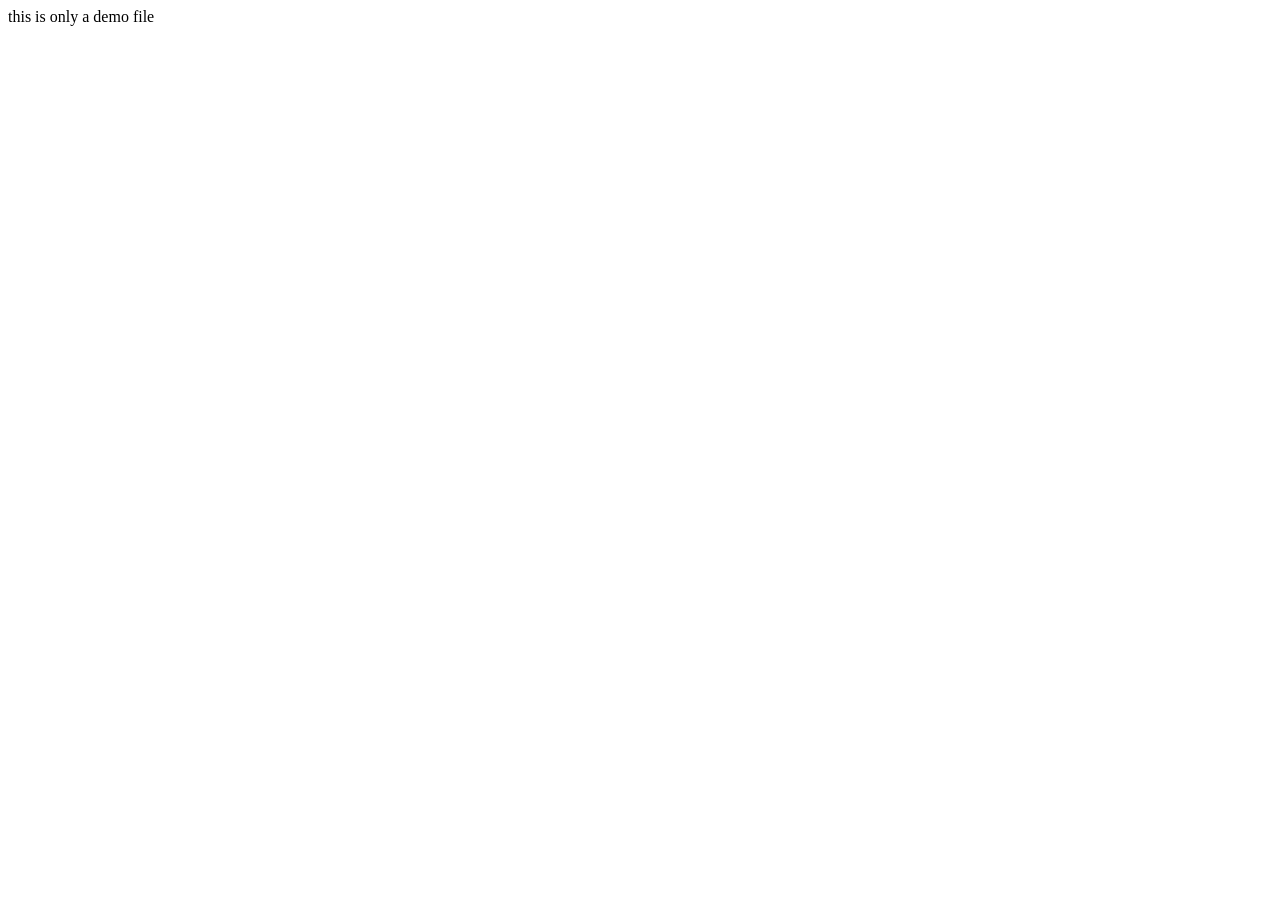
<file: index.html>
<!DOCTYPE html>
<html lang="en">
<head>
  <meta charset="UTF-8">
  <meta name="viewport" content="width=device-width, initial-scale=1.0">
  <title>Document</title>
</head>
<body>
  this is only a demo file 
</body>
</html>
</file>
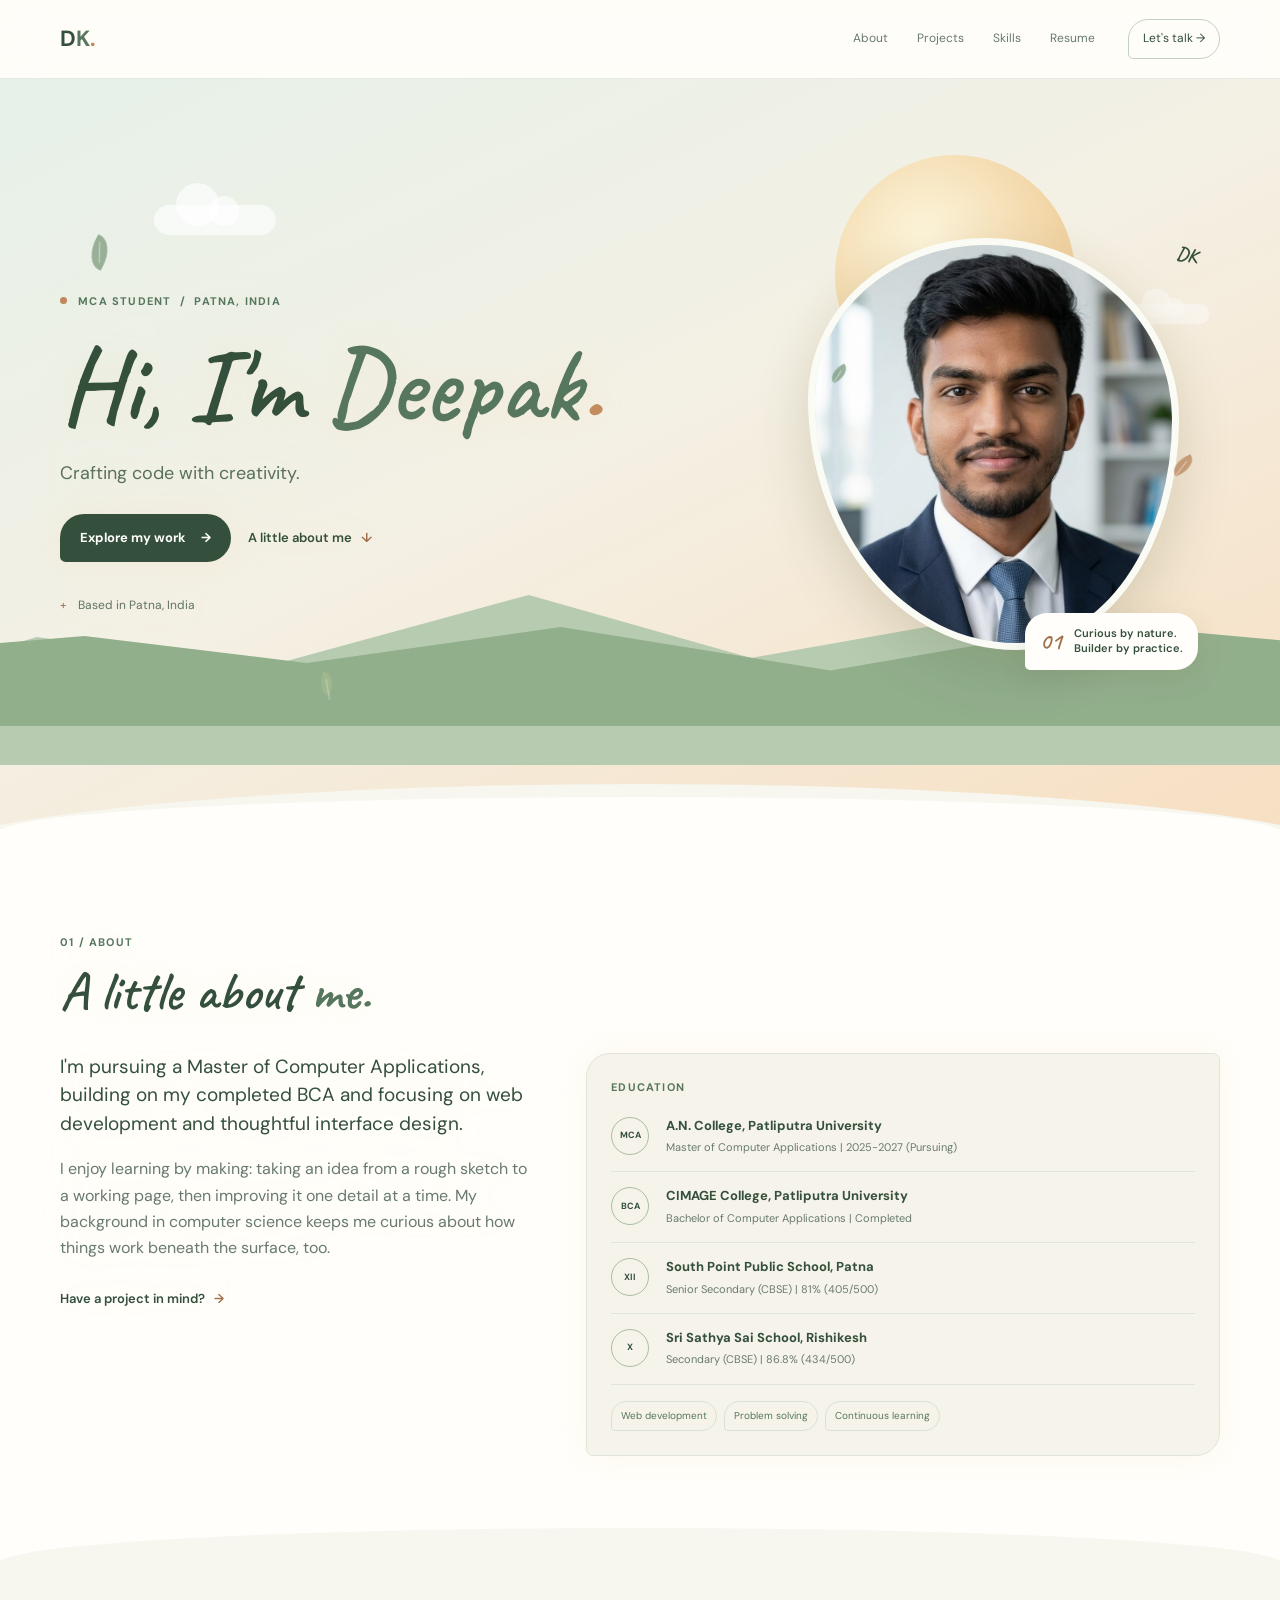
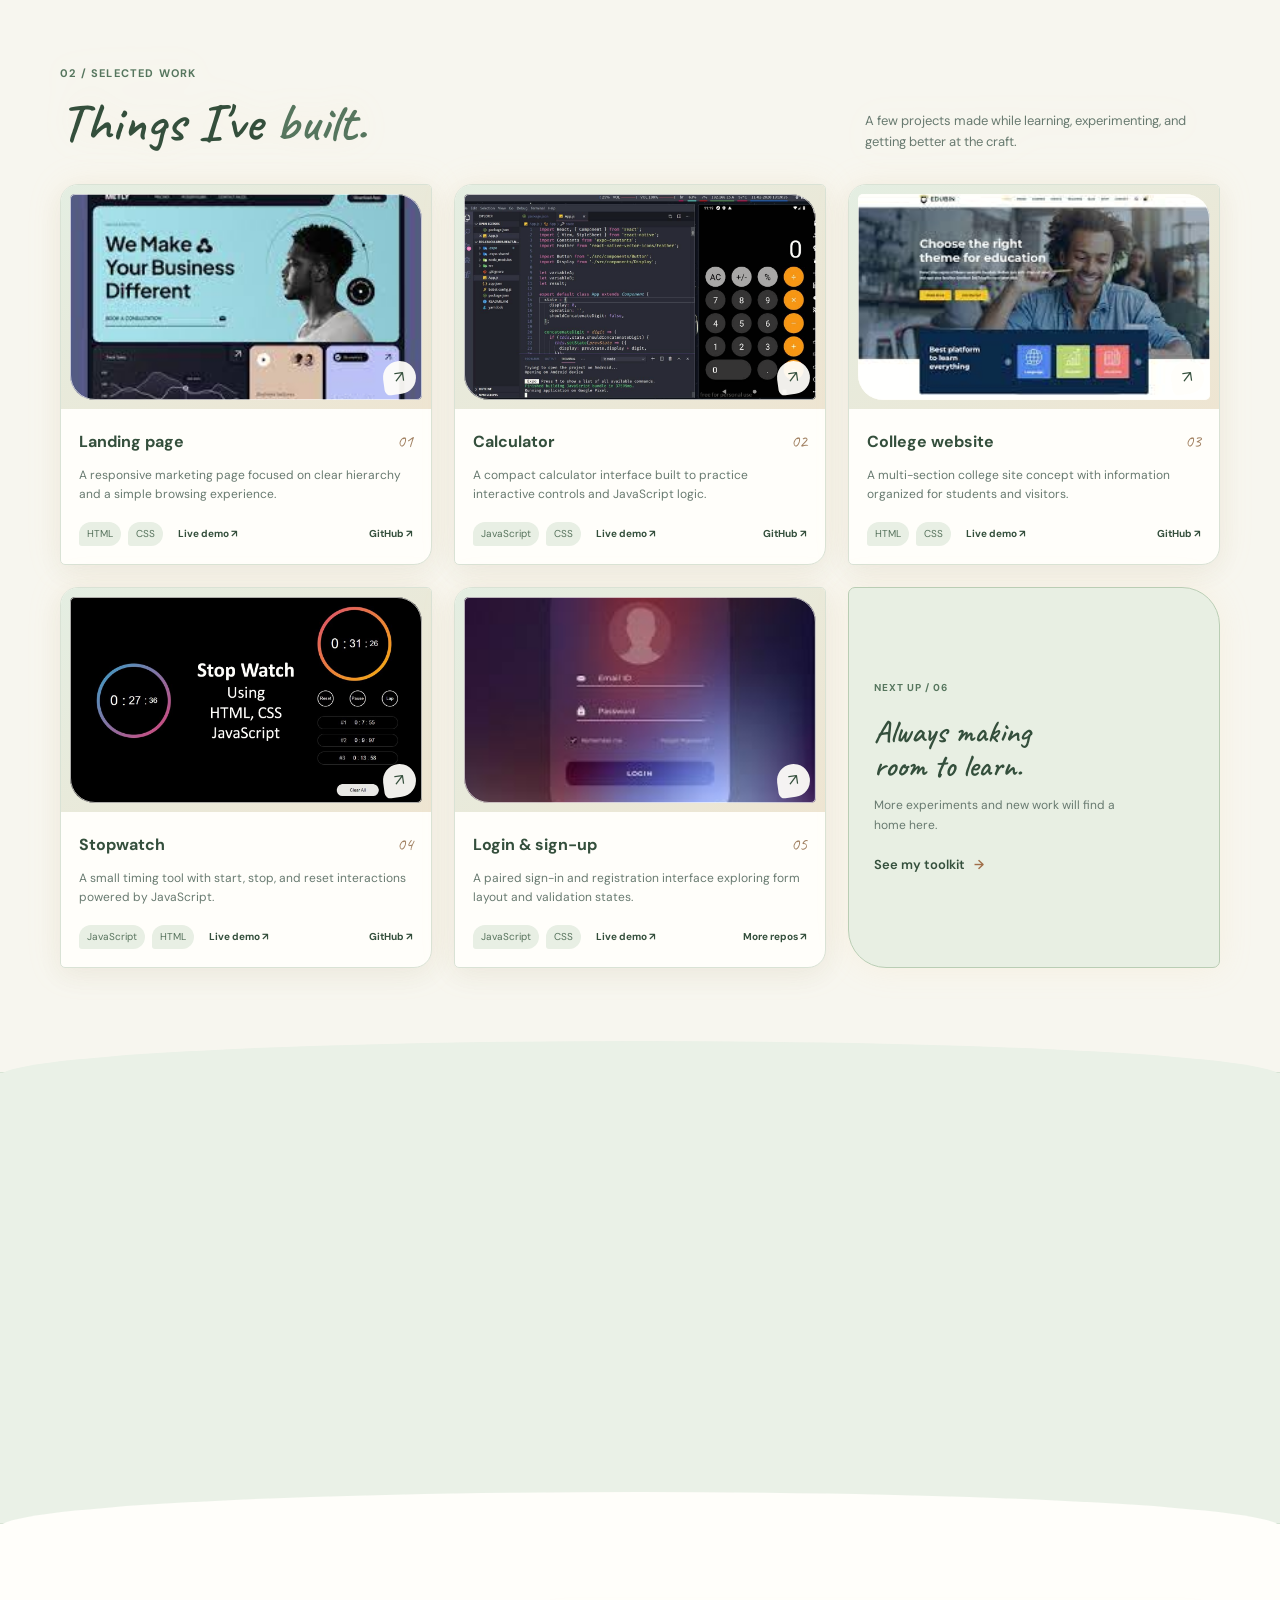
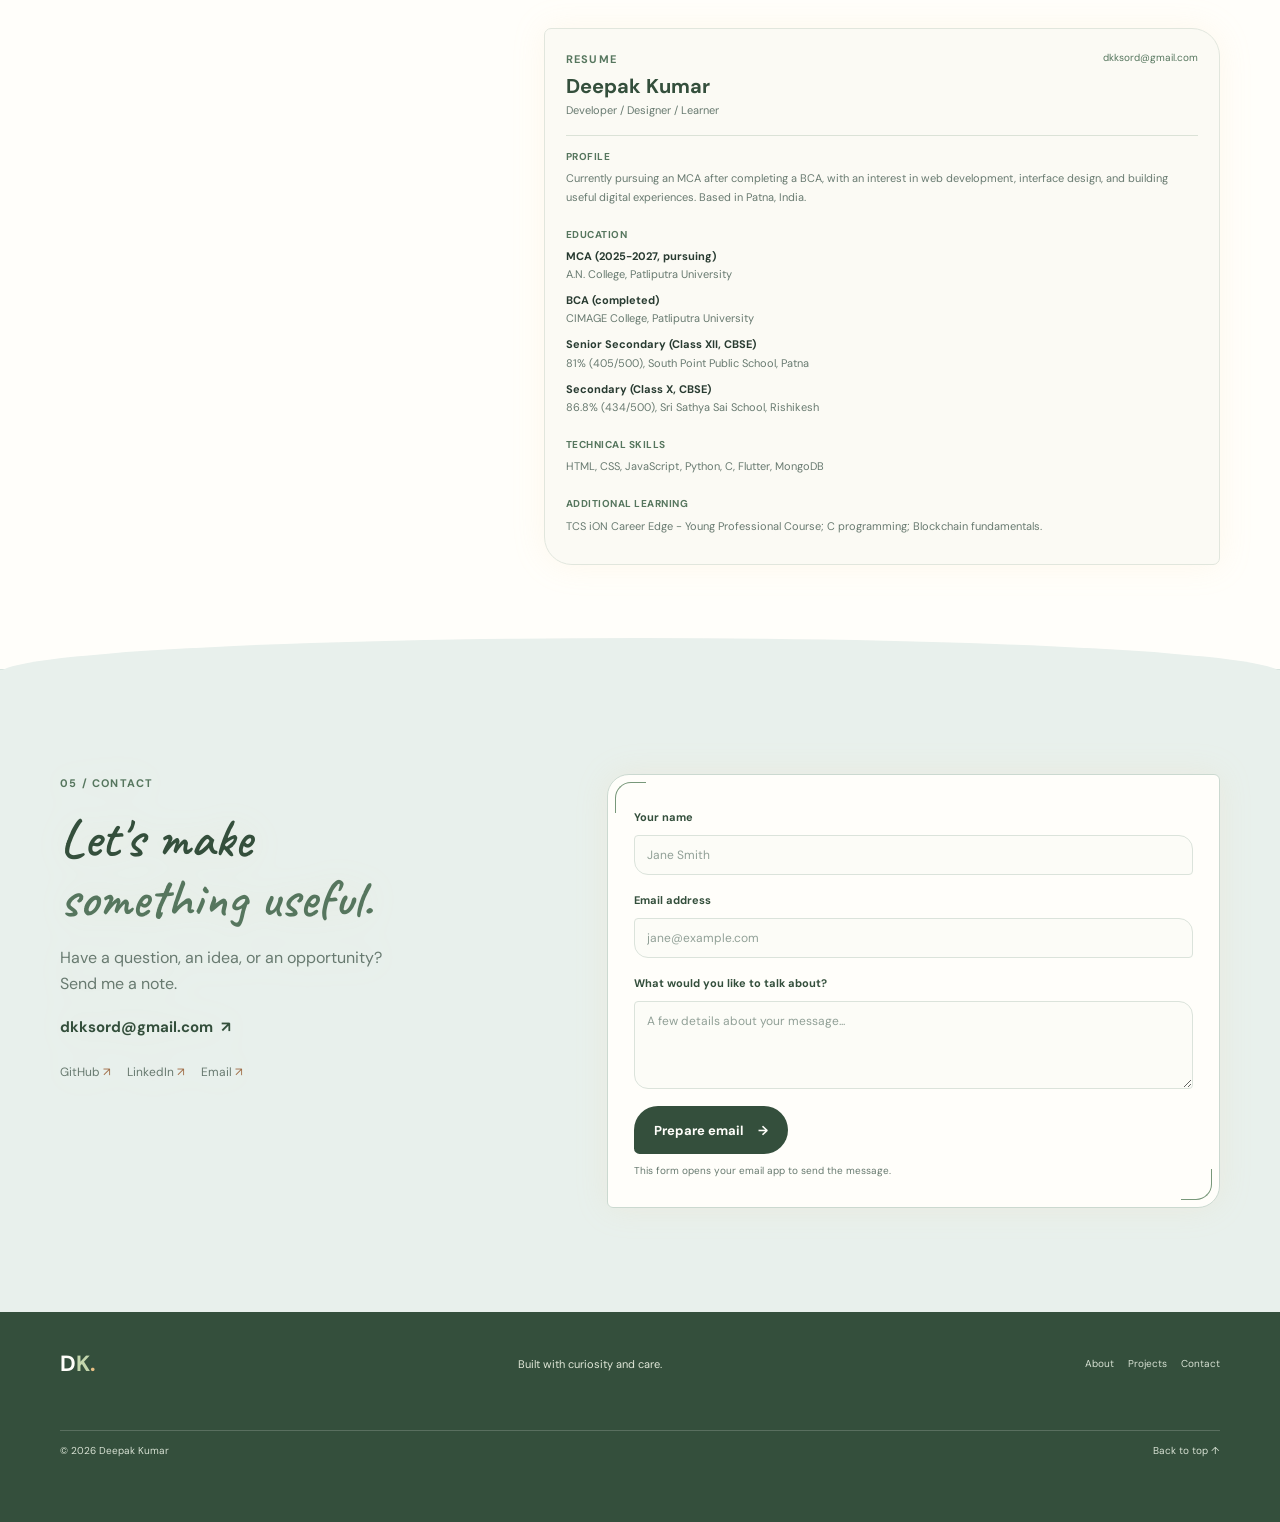
<file: portfolio.html>
<!doctype html>
<html lang="en">
  <head>
    <meta charset="UTF-8" />
    <meta name="viewport" content="width=device-width, initial-scale=1.0" />
    <meta name="theme-color" content="#edf2e9" />
    <meta
      name="description"
      content="Deepak Kumar is a computer applications student crafting thoughtful web experiences. Explore his projects, skills, and background."
    />
    <meta property="og:type" content="website" />
    <meta property="og:title" content="Deepak Kumar | Creative Developer" />
    <meta
      property="og:description"
      content="Crafting code with creativity. A portfolio of projects, skills, and the work behind them."
    />
    <title>Deepak Kumar | Crafting Code with Creativity</title>
    <link rel="preconnect" href="https://fonts.googleapis.com" />
    <link rel="preconnect" href="https://fonts.gstatic.com" crossorigin />
    <link
      href="https://fonts.googleapis.com/css2?family=Caveat:wght@500;600;700&family=DM+Sans:wght@400;500;600;700&display=swap"
      rel="stylesheet"
    />
    <link rel="stylesheet" href="nature.css" />
    <script src="portfolio.js" defer></script>
  </head>
  <body>
    <a class="skip-link" href="#main-content">Skip to content</a>
    <header class="site-header">
      <div class="shell nav-wrap">
        <a class="wordmark" href="#top" aria-label="Deepak Kumar, home"
          >D<span>K</span><b>.</b></a
        >
        <button
          class="menu-toggle"
          type="button"
          aria-label="Open navigation"
          aria-expanded="false"
          aria-controls="site-nav"
          data-menu-toggle
        >
          <span></span><span></span>
        </button>
        <nav
          class="site-nav"
          id="site-nav"
          aria-label="Main navigation"
          data-site-nav
        >
          <a href="#about">About</a><a href="#projects">Projects</a
          ><a href="#skills">Skills</a><a href="#resume">Resume</a>
          <a class="nav-contact" href="#contact"
            >Let's talk <span aria-hidden="true">&rarr;</span></a
          >
        </nav>
      </div>
    </header>

    <main id="main-content">
      <section class="hero section-pad" id="top" aria-labelledby="hero-title">
        <div class="hero-scenery" aria-hidden="true" data-parallax-scene>
          <span class="sunrise-sun" data-parallax-speed="0.025"></span>
          <span class="sky-cloud cloud-one" data-parallax-speed="0.04"></span>
          <span class="sky-cloud cloud-two" data-parallax-speed="0.065"></span>
          <span class="distant-hill" data-parallax-speed="0.1"></span>
          <span class="near-hill" data-parallax-speed="0.16"></span>
        </div>
        <div class="ambient-leaves" aria-hidden="true" data-leaves>
          <span class="floating-leaf leaf-one"></span>
          <span class="floating-leaf leaf-two"></span>
          <span class="floating-leaf leaf-three"></span>
          <span class="floating-leaf leaf-four"></span>
        </div>
        <div class="shell hero-grid">
          <div class="hero-copy reveal">
            <p class="eyebrow">
              <span class="eyebrow-dot"></span> MCA student&nbsp; / &nbsp;Patna,
              India
            </p>
            <h1 id="hero-title">Hi, I'm <span>Deepak</span><b>.</b></h1>
            <p class="hero-lede">Crafting code with creativity.</p>
            <div class="hero-actions">
              <a class="button button-primary" href="#projects"
                >Explore my work <span aria-hidden="true">&rarr;</span></a
              ><a class="text-link" href="#about"
                >A little about me <span aria-hidden="true">&darr;</span></a
              >
            </div>
            <p class="hero-location">
              <span aria-hidden="true">+</span> Based in Patna, India
            </p>
          </div>
          <div class="hero-visual reveal" aria-label="Portrait of Deepak Kumar">
            <div class="portrait-frame">
              <img
                src="assets/images/profile/deepak-portrait.png"
                alt="Portrait of Deepak Kumar"
                fetchpriority="high"
              />
            </div>
            <div class="portrait-note">
              <span>01</span
              ><span>Curious by nature.<br />Builder by practice.</span>
            </div>
            <span class="visual-mark" aria-hidden="true">DK</span>
          </div>
        </div>
      </section>

      <section
        class="section-pad about-section"
        id="about"
        aria-labelledby="about-title"
      >
        <div class="shell">
          <div class="section-heading reveal">
            <p class="eyebrow">01 / About</p>
            <h2 id="about-title">A little about <span>me.</span></h2>
          </div>
          <div class="about-grid">
            <div class="about-copy reveal">
              <p class="large-copy">
                I'm pursuing a Master of Computer Applications, building on my
                completed BCA and focusing on web development and thoughtful
                interface design.
              </p>
              <p>
                I enjoy learning by making: taking an idea from a rough sketch
                to a working page, then improving it one detail at a time. My
                background in computer science keeps me curious about how things
                work beneath the surface, too.
              </p>
              <a class="text-link" href="#contact"
                >Have a project in mind?
                <span aria-hidden="true">&rarr;</span></a
              >
            </div>
            <div class="education-panel reveal">
              <p class="eyebrow">Education</p>
              <article class="education-item">
                <span class="education-year">MCA</span>
                <div>
                  <h3>A.N. College, Patliputra University</h3>
                  <p>Master of Computer Applications | 2025-2027 (Pursuing)</p>
                </div>
              </article>
              <article class="education-item">
                <span class="education-year">BCA</span>
                <div>
                  <h3>CIMAGE College, Patliputra University</h3>
                  <p>Bachelor of Computer Applications | Completed</p>
                </div>
              </article>
              <article class="education-item">
                <span class="education-year">XII</span>
                <div>
                  <h3>South Point Public School, Patna</h3>
                  <p>Senior Secondary (CBSE) | 81% (405/500)</p>
                </div>
              </article>
              <article class="education-item">
                <span class="education-year">X</span>
                <div>
                  <h3>Sri Sathya Sai School, Rishikesh</h3>
                  <p>Secondary (CBSE) | 86.8% (434/500)</p>
                </div>
              </article>
              <div class="about-tags" aria-label="Areas of interest">
                <span>Web development</span><span>Problem solving</span
                ><span>Continuous learning</span>
              </div>
            </div>
          </div>
        </div>
      </section>

      <section
        class="section-pad projects-section"
        id="projects"
        aria-labelledby="projects-title"
      >
        <div class="shell">
          <div class="section-heading section-heading-row reveal">
            <div>
              <p class="eyebrow">02 / Selected work</p>
              <h2 id="projects-title">Things I've <span>built.</span></h2>
            </div>
            <p class="heading-note">
              A few projects made while learning, experimenting, and getting
              better at the craft.
            </p>
          </div>
          <div class="project-grid">
            <article class="project-card reveal">
              <a
                class="project-image"
                href="https://quiet-froyo-dfb030.netlify.app"
                target="_blank"
                rel="noreferrer"
                aria-label="Open Landing Page live demo"
                ><img
                  src="assets/images/projects/landing-page.jpg"
                  alt="Screenshot of a responsive landing page project"
                  loading="lazy"
                /><span class="image-arrow" aria-hidden="true">&nearr;</span></a
              >
              <div class="project-info">
                <div class="project-title-row">
                  <h3>Landing page</h3>
                  <span>01</span>
                </div>
                <p>
                  A responsive marketing page focused on clear hierarchy and a
                  simple browsing experience.
                </p>
                <div class="project-meta">
                  <span>HTML</span><span>CSS</span
                  ><a
                    class="project-demo"
                    href="https://quiet-froyo-dfb030.netlify.app"
                    target="_blank"
                    rel="noreferrer"
                    >Live demo <span aria-hidden="true">&nearr;</span></a
                  >
                  <a
                    class="project-source"
                    href="https://github.com/deepak-dev-14/landingpage"
                    target="_blank"
                    rel="noreferrer"
                    >GitHub <span aria-hidden="true">&nearr;</span></a
                  >
                </div>
              </div>
            </article>
            <article class="project-card reveal">
              <a
                class="project-image"
                href="https://admirable-stroopwafel-048710.netlify.app"
                target="_blank"
                rel="noreferrer"
                aria-label="Open Calculator live demo"
                ><img
                  src="assets/images/projects/calculator-app.jpg"
                  alt="Screenshot of a calculator application"
                  loading="lazy"
                /><span class="image-arrow" aria-hidden="true">&nearr;</span></a
              >
              <div class="project-info">
                <div class="project-title-row">
                  <h3>Calculator</h3>
                  <span>02</span>
                </div>
                <p>
                  A compact calculator interface built to practice interactive
                  controls and JavaScript logic.
                </p>
                <div class="project-meta">
                  <span>JavaScript</span><span>CSS</span
                  ><a
                    class="project-demo"
                    href="https://admirable-stroopwafel-048710.netlify.app"
                    target="_blank"
                    rel="noreferrer"
                    >Live demo <span aria-hidden="true">&nearr;</span></a
                  >
                  <a
                    class="project-source"
                    href="https://github.com/deepak-dev-14/calculator"
                    target="_blank"
                    rel="noreferrer"
                    >GitHub <span aria-hidden="true">&nearr;</span></a
                  >
                </div>
              </div>
            </article>
            <article class="project-card reveal">
              <a
                class="project-image"
                href="https://6597109d140fef3176964978--celadon-truffle-1ac5a2.netlify.app/"
                target="_blank"
                rel="noreferrer"
                aria-label="Open College Website live demo"
                ><img
                  src="assets/images/projects/college-website.jpg"
                  alt="Screenshot of a college website project"
                  loading="lazy"
                /><span class="image-arrow" aria-hidden="true">&nearr;</span></a
              >
              <div class="project-info">
                <div class="project-title-row">
                  <h3>College website</h3>
                  <span>03</span>
                </div>
                <p>
                  A multi-section college site concept with information
                  organized for students and visitors.
                </p>
                <div class="project-meta">
                  <span>HTML</span><span>CSS</span
                  ><a
                    class="project-demo"
                    href="https://6597109d140fef3176964978--celadon-truffle-1ac5a2.netlify.app/"
                    target="_blank"
                    rel="noreferrer"
                    >Live demo <span aria-hidden="true">&nearr;</span></a
                  >
                  <a
                    class="project-source"
                    href="https://github.com/deepak-dev-14/cimage.html"
                    target="_blank"
                    rel="noreferrer"
                    >GitHub <span aria-hidden="true">&nearr;</span></a
                  >
                </div>
              </div>
            </article>
            <article class="project-card reveal">
              <a
                class="project-image"
                href="https://spiffy-blancmange-116578.netlify.app"
                target="_blank"
                rel="noreferrer"
                aria-label="Open Stopwatch live demo"
                ><img
                  src="assets/images/projects/stopwatch-app.jpg"
                  alt="Screenshot of a stopwatch project"
                  loading="lazy"
                /><span class="image-arrow" aria-hidden="true">&nearr;</span></a
              >
              <div class="project-info">
                <div class="project-title-row">
                  <h3>Stopwatch</h3>
                  <span>04</span>
                </div>
                <p>
                  A small timing tool with start, stop, and reset interactions
                  powered by JavaScript.
                </p>
                <div class="project-meta">
                  <span>JavaScript</span><span>HTML</span
                  ><a
                    class="project-demo"
                    href="https://spiffy-blancmange-116578.netlify.app"
                    target="_blank"
                    rel="noreferrer"
                    >Live demo <span aria-hidden="true">&nearr;</span></a
                  >
                  <a
                    class="project-source"
                    href="https://github.com/deepak-dev-14/PRODIGY_WD_02"
                    target="_blank"
                    rel="noreferrer"
                    >GitHub <span aria-hidden="true">&nearr;</span></a
                  >
                </div>
              </div>
            </article>
            <article class="project-card reveal">
              <a
                class="project-image"
                href="https://jocular-kangaroo-8dbd8e.netlify.app"
                target="_blank"
                rel="noreferrer"
                aria-label="Open Login Page live demo"
                ><img
                  src="assets/images/projects/login-signup.jpg"
                  alt="Screenshot of a login and sign-up page project"
                  loading="lazy"
                /><span class="image-arrow" aria-hidden="true">&nearr;</span></a
              >
              <div class="project-info">
                <div class="project-title-row">
                  <h3>Login &amp; sign-up</h3>
                  <span>05</span>
                </div>
                <p>
                  A paired sign-in and registration interface exploring form
                  layout and validation states.
                </p>
                <div class="project-meta">
                  <span>JavaScript</span><span>CSS</span
                  ><a
                    class="project-demo"
                    href="https://jocular-kangaroo-8dbd8e.netlify.app"
                    target="_blank"
                    rel="noreferrer"
                    >Live demo <span aria-hidden="true">&nearr;</span></a
                  >
                  <a
                    class="project-source"
                    href="https://github.com/deepak-dev-14?tab=repositories"
                    target="_blank"
                    rel="noreferrer"
                    >More repos <span aria-hidden="true">&nearr;</span></a
                  >
                </div>
              </div>
            </article>
            <article class="project-note reveal">
              <span class="note-index">NEXT UP / 06</span>
              <h3>Always making<br />room to learn.</h3>
              <p>More experiments and new work will find a home here.</p>
              <a class="text-link" href="#skills"
                >See my toolkit <span aria-hidden="true">&rarr;</span></a
              >
            </article>
          </div>
        </div>
      </section>

      <section
        class="section-pad skills-section"
        id="skills"
        aria-labelledby="skills-title"
      >
        <div class="shell skills-layout">
          <div class="section-heading reveal">
            <p class="eyebrow">03 / Toolkit</p>
            <h2 id="skills-title">Tools for the <span>work.</span></h2>
            <p class="heading-note">
              A growing toolkit shaped by coursework, personal projects, and
              plenty of practice.
            </p>
          </div>
          <div class="skill-groups reveal">
            <div class="skill-group">
              <h3>Web</h3>
              <div class="skill-list">
                <span data-mark="&lt;/&gt;">HTML</span
                ><span data-mark="#">CSS</span
                ><span data-mark="JS">JavaScript</span
                ><span data-mark="RWD">Responsive design</span>
              </div>
            </div>
            <div class="skill-group">
              <h3>Programming</h3>
              <div class="skill-list">
                <span data-mark="Py">Python</span><span data-mark="C">C</span
                ><span data-mark="+">Problem solving</span>
              </div>
            </div>
            <div class="skill-group">
              <h3>Exploring</h3>
              <div class="skill-list">
                <span data-mark="Fl">Flutter</span
                ><span data-mark="DB">MongoDB</span
                ><span data-mark="BC">Blockchain</span>
              </div>
            </div>
            <p class="skills-footnote">
              Skills are in progress; I value steady practice over arbitrary
              score bars.
            </p>
          </div>
        </div>
      </section>

      <section
        class="section-pad resume-section"
        id="resume"
        aria-labelledby="resume-title"
      >
        <div class="shell resume-wrap">
          <div class="resume-intro reveal">
            <p class="eyebrow">04 / Resume</p>
            <h2 id="resume-title">
              A concise look at<br /><span>my background.</span>
            </h2>
            <p>Download my latest resume or print this page version.</p>
            <a
              class="button button-primary"
              href="assets/documents/deepak-kumar-resume.pdf"
              download="Deepak-Kumar-Resume.pdf"
            >
              Download resume PDF <span aria-hidden="true">&darr;</span>
            </a>
            <button
              class="text-link print-resume-button"
              type="button"
              data-print-resume
            >
              Print page version <span aria-hidden="true">&rarr;</span>
            </button>
          </div>
          <div class="resume-sheet reveal" id="resume-document">
            <div class="resume-sheet-head">
              <div>
                <p class="eyebrow">Resume</p>
                <h3>Deepak Kumar</h3>
                <p>Developer / Designer / Learner</p>
              </div>
              <a href="mailto:dkksord@gmail.com">dkksord@gmail.com</a>
            </div>
            <div class="resume-block">
              <h4>Profile</h4>
              <p>
                Currently pursuing an MCA after completing a BCA, with an
                interest in web development, interface design, and building
                useful digital experiences. Based in Patna, India.
              </p>
            </div>
            <div class="resume-block">
              <h4>Education</h4>
              <p>
                <strong>MCA (2025-2027, pursuing)</strong><br />A.N. College,
                Patliputra University
              </p>
              <p>
                <strong>BCA (completed)</strong><br />CIMAGE College, Patliputra
                University
              </p>
              <p>
                <strong>Senior Secondary (Class XII, CBSE)</strong><br />81%
                (405/500), South Point Public School, Patna
              </p>
              <p>
                <strong>Secondary (Class X, CBSE)</strong><br />86.8% (434/500),
                Sri Sathya Sai School, Rishikesh
              </p>
            </div>
            <div class="resume-block">
              <h4>Technical skills</h4>
              <p>HTML, CSS, JavaScript, Python, C, Flutter, MongoDB</p>
            </div>
            <div class="resume-block">
              <h4>Additional learning</h4>
              <p>
                TCS iON Career Edge - Young Professional Course; C programming;
                Blockchain fundamentals.
              </p>
            </div>
          </div>
        </div>
      </section>

      <section
        class="section-pad contact-section"
        id="contact"
        aria-labelledby="contact-title"
      >
        <div class="shell contact-grid">
          <div class="contact-copy reveal">
            <p class="eyebrow">05 / Contact</p>
            <h2 id="contact-title">
              Let's make<br /><span>something useful.</span>
            </h2>
            <p>Have a question, an idea, or an opportunity? Send me a note.</p>
            <a class="contact-email" href="mailto:dkksord@gmail.com"
              >dkksord@gmail.com <span aria-hidden="true">&nearr;</span></a
            >
            <div class="social-links" aria-label="Social links">
              <a
                href="https://github.com/deepak-dev-14"
                target="_blank"
                rel="noreferrer"
                >GitHub <span aria-hidden="true">&nearr;</span></a
              ><a
                href="https://www.linkedin.com/in/deepak-kumar-429b02269/"
                target="_blank"
                rel="noreferrer"
                >LinkedIn <span aria-hidden="true">&nearr;</span></a
              ><a href="mailto:dkksord@gmail.com"
                >Email <span aria-hidden="true">&nearr;</span></a
              >
            </div>
          </div>
          <form class="contact-form reveal" data-contact-form>
            <label for="contact-name">Your name</label
            ><input
              id="contact-name"
              name="name"
              type="text"
              autocomplete="name"
              placeholder="Jane Smith"
              required
            />
            <label for="contact-email">Email address</label
            ><input
              id="contact-email"
              name="email"
              type="email"
              autocomplete="email"
              placeholder="jane@example.com"
              required
            />
            <label for="contact-message"
              >What would you like to talk about?</label
            ><textarea
              id="contact-message"
              name="message"
              rows="4"
              placeholder="A few details about your message..."
              required
            ></textarea>
            <button class="button button-primary" type="submit">
              Prepare email <span aria-hidden="true">&rarr;</span>
            </button>
            <p class="form-note" data-form-note aria-live="polite">
              This form opens your email app to send the message.
            </p>
          </form>
        </div>
      </section>
    </main>

    <footer class="site-footer">
      <div class="footer-landscape" aria-hidden="true" data-parallax-scene>
        <span class="footer-cloud cloud-one" data-parallax-speed="0.035"></span>
        <span class="footer-cloud cloud-two" data-parallax-speed="0.055"></span>
        <span
          class="footer-mountain mountain-back"
          data-parallax-speed="0.08"
        ></span>
        <span
          class="footer-mountain mountain-front"
          data-parallax-speed="0.12"
        ></span>
      </div>
      <div class="shell footer-top">
        <a class="wordmark" href="#top" aria-label="Back to top"
          >D<span>K</span><b>.</b></a
        >
        <p>Built with curiosity and care.</p>
        <nav aria-label="Footer navigation">
          <a href="#about">About</a><a href="#projects">Projects</a
          ><a href="#contact">Contact</a>
        </nav>
      </div>
      <div class="shell footer-bottom">
        <span>&copy; <span data-current-year>2026</span> Deepak Kumar</span
        ><a href="#top">Back to top &uarr;</a>
      </div>
    </footer>
  </body>
</html>
</file>
<file: nature.css>
:root {
  color-scheme: light;
  --paper: #f7f6ef;
  --white: #fffefa;
  --sage: #a9c0a3;
  --sage-dark: #56765e;
  --forest: #344f3c;
  --ink: #283b31;
  --muted: #687a70;
  --line: #dbe2d7;
  --sky: #dcece8;
  --sky-deep: #9bc4bf;
  --sand: #eee2cb;
  --brown: #80614b;
  --sun: #f3c983;
  --font: "DM Sans", "Segoe UI", sans-serif;
  --hand: "Caveat", "Segoe Print", cursive;
  font-family: var(--font);
  scroll-behavior: smooth;
  scroll-padding-top: 88px;
}

* { box-sizing: border-box; }
body { margin: 0; background: var(--paper); color: var(--ink); font-family: var(--font); line-height: 1.65; }
body, button, input, textarea { font-family: var(--font); }
img { display: block; max-width: 100%; }
a { color: inherit; text-decoration: none; }
button, a, input, textarea { -webkit-tap-highlight-color: transparent; }
button:focus-visible, a:focus-visible, input:focus-visible, textarea:focus-visible { outline: 2px solid var(--sage-dark); outline-offset: 4px; }
::selection { background: #d1dfc9; color: var(--forest); }
.shell { width: min(100% - 36px, 1160px); margin-inline: auto; }
.section-pad { padding-block: 84px; }
.skip-link { position: fixed; z-index: 20; top: 12px; left: 12px; padding: 10px 14px; transform: translateY(-150%); background: var(--forest); color: var(--white); }
.skip-link:focus { transform: translateY(0); }

.site-header { position: sticky; z-index: 10; top: 0; border-bottom: 1px solid rgb(68 93 73 / 12%); background: rgb(255 254 250 / 88%); backdrop-filter: blur(16px); }
.nav-wrap { min-height: 70px; display: flex; align-items: center; justify-content: space-between; }
.wordmark { display: inline-flex; align-items: baseline; color: var(--forest); font-size: 22px; font-weight: 700; letter-spacing: 0; }
.wordmark span { color: var(--sage-dark); }
.wordmark b { color: #bc885a; }
.menu-toggle { width: 44px; height: 44px; display: grid; place-content: center; gap: 6px; border: 1px solid var(--line); border-radius: 50%; background: transparent; cursor: pointer; }
.menu-toggle span { width: 19px; height: 2px; display: block; background: var(--forest); transition: transform 180ms ease; }
.menu-toggle[aria-expanded="true"] span:first-child { transform: translateY(4px) rotate(45deg); }
.menu-toggle[aria-expanded="true"] span:last-child { transform: translateY(-4px) rotate(-45deg); }
.site-nav { position: absolute; inset: 70px 0 auto; display: none; padding: 14px 20px 20px; border-bottom: 1px solid var(--line); background: var(--white); }
.site-nav.is-open { display: grid; }
.site-nav a { padding: 10px 0; color: var(--muted); font-size: 14px; }
.site-nav a:hover, .site-nav a:focus-visible { color: var(--forest); }
.site-nav .nav-contact { color: var(--forest); }

.hero { position: relative; min-height: 660px; display: grid; align-items: center; padding-block: 70px 110px; overflow: hidden; isolation: isolate; background: linear-gradient(155deg, #e6f1e9 0%, #f4f0e4 48%, #f7dfc2 100%); }
.hero::after { position: absolute; z-index: -1; right: -8%; bottom: -70px; left: -8%; height: 115px; border-radius: 50% 50% 0 0 / 72% 72% 0 0; background: var(--paper); content: ""; }
.hero-scenery { position: absolute; z-index: -1; inset: 0; overflow: hidden; pointer-events: none; }
.sunrise-sun { position: absolute; top: 11%; right: 16%; width: clamp(120px, 23vw, 240px); aspect-ratio: 1; border-radius: 50%; background: radial-gradient(circle at 38% 36%, #fff6d9 0 4%, #f1cd94 64%, #ebc49a 100%); opacity: 0.82; }
.sky-cloud, .footer-cloud { position: absolute; width: 122px; height: 30px; border-radius: 50px; background: rgb(255 255 255 / 62%); filter: blur(0.2px); }
.sky-cloud::before, .sky-cloud::after, .footer-cloud::before, .footer-cloud::after { position: absolute; bottom: 9px; border-radius: 50%; background: inherit; content: ""; }
.sky-cloud::before, .footer-cloud::before { left: 22px; width: 43px; height: 43px; }
.sky-cloud::after, .footer-cloud::after { left: 55px; width: 30px; height: 30px; }
.cloud-one { top: 18%; left: 12%; }
.cloud-two { top: 32%; right: 4%; transform: scale(0.68); opacity: 0.64; }
.distant-hill, .near-hill { position: absolute; right: -12%; bottom: -1px; left: -12%; border-radius: 50% 50% 0 0 / 18% 18% 0 0; }
.distant-hill { height: 28%; background: #b7cbb1; clip-path: polygon(0 66%, 12% 39%, 26% 54%, 43% 19%, 57% 49%, 75% 25%, 88% 51%, 100% 34%, 100% 100%, 0 100%); }
.near-hill { height: 20%; background: #92af8c; clip-path: polygon(0 53%, 15% 40%, 29% 58%, 45% 34%, 62% 63%, 79% 32%, 100% 52%, 100% 100%, 0 100%); }
.hero-grid { position: relative; z-index: 2; display: grid; align-items: center; gap: 42px; }
.eyebrow { margin: 0 0 16px; color: var(--sage-dark); font-size: 11px; font-weight: 700; letter-spacing: 1.2px; text-transform: uppercase; }
.eyebrow-dot { width: 7px; height: 7px; display: inline-block; margin-right: 7px; border-radius: 50%; background: #c1875a; vertical-align: 1px; }
h1, h2, h3, h4, p { margin-top: 0; }
h1, h2, h3, h4 { line-height: 1.12; }
.hero h1 { max-width: 680px; margin-bottom: 15px; color: var(--forest); font-family: var(--hand); font-size: 70px; font-weight: 600; letter-spacing: 0; }
.hero h1 span, .section-heading h2 span, .resume-intro h2 span, .contact-copy h2 span { color: var(--sage-dark); }
.hero h1 b { color: #c28c5d; }
.hero-lede { max-width: 420px; margin-bottom: 25px; color: #596f60; font-size: 18px; }
.hero-actions { display: flex; flex-wrap: wrap; align-items: center; gap: 17px; }
.button { position: relative; min-height: 48px; display: inline-flex; align-items: center; justify-content: center; gap: 15px; overflow: hidden; padding: 0 19px; border: 1px solid transparent; border-radius: 30px 30px 30px 7px; font-size: 13px; font-weight: 700; cursor: pointer; transition: transform 180ms ease, background-color 180ms ease, box-shadow 180ms ease; isolation: isolate; }
.button:hover { transform: translateY(-2px); box-shadow: 0 8px 22px rgb(52 79 60 / 13%); }
.button-primary { background: var(--forest); color: var(--white); }
.button-primary:hover { background: #45654e; }
.text-link { display: inline-flex; align-items: center; gap: 9px; color: var(--forest); font-size: 13px; font-weight: 600; }
.text-link span { color: #a06e48; }
.text-link:hover { color: var(--sage-dark); }
.hero-location { margin: 34px 0 0; color: #607366; font-size: 12px; }
.hero-location span { margin-right: 8px; color: #a46e47; }
.hero-visual { position: relative; width: min(100%, 365px); justify-self: center; padding: 0 19px 20px 0; }
.portrait-frame { position: relative; z-index: 1; overflow: hidden; aspect-ratio: 0.9; border: 7px solid rgb(255 254 250 / 88%); border-radius: 48% 52% 44% 56% / 39% 44% 56% 61%; background: #dce9df; box-shadow: 0 22px 55px rgb(51 77 57 / 16%); }
.portrait-frame img { width: 100%; height: 100%; object-fit: cover; object-position: center 24%; }
.portrait-note { position: absolute; z-index: 2; right: 0; bottom: 0; display: flex; align-items: center; gap: 12px; padding: 12px 15px; border-radius: 22px 22px 22px 5px; background: var(--white); color: var(--forest); font-size: 11px; font-weight: 600; line-height: 1.4; box-shadow: 0 10px 28px rgb(51 77 57 / 12%); }
.portrait-note span:first-child { color: #a06e48; font-family: var(--hand); font-size: 24px; }
.visual-mark { position: absolute; top: 2px; right: 0; color: var(--forest); font-family: var(--hand); font-size: 19px; font-weight: 700; transform: rotate(9deg); }
.ambient-leaves { position: absolute; z-index: 3; inset: 0; pointer-events: none; }
.floating-leaf { position: absolute; width: 19px; height: 31px; border-radius: 0 85% 0 85%; background: #789777; opacity: 0.72; transform: translate3d(var(--leaf-x, 0px), var(--leaf-y, 0px), 0) rotate(var(--leaf-rotate, 28deg)); transition: transform 550ms cubic-bezier(0.2, 0.7, 0.3, 1); animation: leaf-sway 7s ease-in-out infinite alternate; }
.floating-leaf::after { position: absolute; top: 5px; left: 9px; width: 1px; height: 21px; background: rgb(255 255 255 / 58%); content: ""; transform: rotate(-27deg); }
.leaf-one { top: 21%; left: 7%; --leaf-rotate: 28deg; }
.leaf-two { top: 50%; right: 7%; width: 14px; height: 23px; --leaf-rotate: 65deg; background: #b78258; animation-delay: -3s; }
.leaf-three { bottom: 18%; left: 25%; width: 13px; height: 21px; --leaf-rotate: 18deg; background: #a5bb8d; animation-delay: -1s; }
.leaf-four { top: 38%; right: 34%; width: 12px; height: 19px; --leaf-rotate: 60deg; animation-delay: -5s; }

.about-section, .projects-section, .skills-section, .resume-section, .contact-section { position: relative; }
.about-section { z-index: 1; background: var(--white); }
.about-section::before, .projects-section::before, .skills-section::before, .resume-section::before, .contact-section::before { position: absolute; z-index: 0; top: -32px; right: 0; left: 0; height: 64px; border-radius: 50% 50% 0 0 / 55% 55% 0 0; background: inherit; content: ""; }
.about-section > .shell, .projects-section > .shell, .skills-section > .shell, .resume-section > .shell, .contact-section > .shell { position: relative; z-index: 1; }
.section-heading { margin-bottom: 31px; }
.section-heading .eyebrow { margin-bottom: 10px; }
.section-heading h2, .resume-intro h2, .contact-copy h2 { margin-bottom: 0; color: var(--forest); font-family: var(--hand); font-size: 43px; font-weight: 600; letter-spacing: 0; }
.about-grid { display: grid; gap: 37px; }
.about-copy p { color: var(--muted); }
.about-copy .large-copy { margin-bottom: 18px; color: var(--forest); font-size: 19px; line-height: 1.5; }
.about-copy .text-link { margin-top: 10px; }
.education-panel { padding: 21px; border: 1px solid #dfe5d9; border-radius: 24px 7px 24px 7px; background: #f6f4ea; }
.education-panel > .eyebrow { margin-bottom: 6px; }
.education-item { display: grid; grid-template-columns: 42px 1fr; gap: 13px; padding-block: 15px; border-bottom: 1px solid #dfe5d9; }
.education-year { width: 38px; height: 38px; display: grid; place-items: center; border: 1px solid #a9bea4; border-radius: 50%; color: var(--forest); font-size: 9px; font-weight: 700; }
.education-item h3 { margin: 2px 0 5px; color: var(--forest); font-size: 13px; font-weight: 700; }
.education-item p { margin: 0; color: var(--muted); font-size: 11px; }
.about-tags { display: flex; flex-wrap: wrap; gap: 7px; padding-top: 16px; }
.about-tags span { padding: 6px 9px; border: 1px solid #d8e2d4; border-radius: 20px 20px 20px 5px; color: var(--sage-dark); font-size: 10px; }

.projects-section { z-index: 1; background: var(--paper); }
.section-heading-row { display: grid; gap: 14px; align-items: end; }
.heading-note { max-width: 355px; margin: 0; color: var(--muted); font-size: 13px; }
.project-grid { display: grid; gap: 18px; }
.project-card { position: relative; min-width: 0; overflow: hidden; border: 1px solid #d9e2d5; border-radius: 18px 5px 18px 5px; background: var(--white); box-shadow: 0 9px 26px rgb(57 81 62 / 5%); transition: border-color 180ms ease, transform 180ms ease, box-shadow 180ms ease; isolation: isolate; }
.project-card:hover { transform: translateY(-4px); border-color: #a8bea3; box-shadow: 0 14px 34px rgb(57 81 62 / 11%); }
.project-image { position: relative; display: block; overflow: hidden; aspect-ratio: 1.65; padding: 9px; background: linear-gradient(145deg, #e4eee2 0%, #eee5d2 100%); }
.project-image img { width: 100%; height: 100%; border-radius: 5px 25px 5px 25px; object-fit: cover; filter: saturate(0.94) sepia(0.035); transition: transform 400ms ease, filter 400ms ease; }
.project-image::after { position: absolute; inset: 9px; border: 1px solid rgb(255 254 250 / 68%); border-radius: 5px 25px 5px 25px; content: ""; pointer-events: none; }
.project-card:hover .project-image img { filter: saturate(1) sepia(0); transform: scale(1.035); }
.image-arrow { position: absolute; z-index: 1; right: 15px; bottom: 15px; width: 33px; height: 33px; display: grid; place-items: center; border-radius: 50% 50% 50% 6px; background: rgb(255 254 250 / 94%); color: var(--forest); font-size: 16px; transform: rotate(-8deg); }
.project-info { padding: 16px; }
.project-title-row { display: flex; align-items: baseline; justify-content: space-between; gap: 9px; }
.project-title-row h3 { margin: 0; color: var(--forest); font-size: 16px; font-weight: 700; }
.project-title-row > span { color: #a18162; font-family: var(--hand); font-size: 18px; }
.project-info > p { min-height: 43px; margin: 9px 0 13px; color: var(--muted); font-size: 12px; line-height: 1.6; }
.project-meta { display: flex; flex-wrap: wrap; align-items: center; gap: 7px; }
.project-meta > span { padding: 4px 8px; border-radius: 12px 12px 12px 3px; background: #e8efe4; color: #56725c; font-size: 10px; }
.project-meta a { color: var(--forest); font-size: 10px; font-weight: 700; }
.project-meta .project-source { margin-left: auto; }
.project-meta .project-demo { margin-left: 8px; }
.project-meta a:hover { color: #a06e48; }
.project-note { min-height: 235px; display: flex; flex-direction: column; align-items: flex-start; justify-content: center; padding: 25px; border: 1px solid #b9cdb4; border-radius: 7px 38px 7px 38px; background: #e8efe3; }
.note-index { margin-bottom: 18px; color: var(--sage-dark); font-size: 10px; font-weight: 700; letter-spacing: 1px; }
.project-note h3 { margin-bottom: 12px; color: var(--forest); font-family: var(--hand); font-size: 31px; font-weight: 600; }
.project-note p { max-width: 250px; margin-bottom: 18px; color: var(--muted); font-size: 12px; }

.skills-section { z-index: 1; border-block: 1px solid #d7e3d4; background: #eaf1e7; }
.skills-layout { display: grid; gap: 28px; }
.skills-layout .section-heading { margin: 0; }
.skills-layout .heading-note { margin-top: 16px; }
.skill-groups { border-top: 1px solid #cfdccc; }
.skill-group { display: grid; gap: 12px; padding-block: 17px; border-bottom: 1px solid #cfdccc; }
.skill-group h3 { margin: 0; color: var(--sage-dark); font-size: 12px; font-weight: 700; }
.skill-list { display: flex; flex-wrap: wrap; gap: 8px; }
.skill-list span { display: inline-flex; align-items: center; gap: 7px; padding: 7px 10px; border: 1px solid #d0decc; border-radius: 18px 18px 18px 5px; background: rgb(255 254 250 / 76%); color: var(--forest); font-size: 11px; }
.skill-list span::before { width: 19px; height: 19px; display: grid; place-items: center; border-radius: 50% 50% 50% 4px; background: #d5e4d0; color: var(--sage-dark); content: attr(data-mark); font-size: 8px; font-weight: 700; transform: scale(0.55) rotate(-18deg); transform-origin: bottom left; transition: transform 450ms cubic-bezier(0.2, 0.8, 0.2, 1); }
.skill-groups.is-visible .skill-list span::before { transform: scale(1) rotate(0); }
.skill-list span:nth-child(2)::before { transition-delay: 70ms; }
.skill-list span:nth-child(3)::before { transition-delay: 140ms; }
.skills-footnote { margin: 12px 0 0; color: var(--muted); font-size: 11px; }

.resume-section { z-index: 1; background: var(--white); }
.resume-wrap { display: grid; gap: 32px; align-items: start; }
.resume-intro > p:not(.eyebrow) { max-width: 300px; margin: 16px 0 20px; color: var(--muted); font-size: 13px; }
.print-resume-button { margin-top: 14px; padding: 0; border: 0; background: transparent; cursor: pointer; font: inherit; }
.resume-sheet { padding: 21px; border: 1px solid #e1e6dd; border-radius: 7px 28px 7px 28px; background: #fbfaf4; }
.resume-sheet-head { display: flex; flex-wrap: wrap; align-items: flex-start; justify-content: space-between; gap: 14px; padding-bottom: 16px; border-bottom: 1px solid var(--line); }
.resume-sheet-head .eyebrow { margin-bottom: 7px; }
.resume-sheet-head h3 { margin: 0 0 4px; color: var(--forest); font-size: 20px; }
.resume-sheet-head p:not(.eyebrow) { margin: 0; color: var(--muted); font-size: 11px; }
.resume-sheet-head > a { color: var(--sage-dark); font-size: 10px; }
.resume-block { padding-top: 15px; }
.resume-block h4 { margin-bottom: 7px; color: var(--sage-dark); font-size: 10px; letter-spacing: 0.5px; text-transform: uppercase; }
.resume-block p { margin-bottom: 8px; color: var(--muted); font-size: 11px; }
.resume-block strong { color: var(--ink); font-weight: 700; }

.contact-section { z-index: 1; border-top: 1px solid #d7e4df; background: #e8f0ec; }
.contact-grid { display: grid; gap: 32px; }
.contact-copy > p:not(.eyebrow) { max-width: 340px; margin: 16px 0; color: var(--muted); }
.contact-email { display: inline-flex; align-items: center; gap: 8px; color: var(--forest); font-size: 15px; font-weight: 700; }
.social-links { display: flex; flex-wrap: wrap; gap: 16px; margin-top: 23px; }
.social-links a { color: var(--muted); font-size: 12px; }
.social-links a:hover { color: var(--forest); }
.social-links span { color: #a06e48; }
.contact-form { position: relative; display: grid; gap: 9px; padding: 21px; border: 1px solid #cbd9d0; border-radius: 22px 6px 22px 6px; background: var(--white); transition: border-color 250ms ease, transform 250ms ease; }
.contact-form::before, .contact-form::after { position: absolute; width: 30px; height: 30px; border-color: #78987a; border-style: solid; content: ""; pointer-events: none; transition: transform 250ms ease, border-color 250ms ease; }
.contact-form::before { top: 7px; left: 7px; border-width: 1px 0 0 1px; border-radius: 16px 0 0; }
.contact-form::after { right: 7px; bottom: 7px; border-width: 0 1px 1px 0; border-radius: 0 0 16px; }
.contact-form:focus-within { border-color: #86a78a; transform: translateY(-2px); }
.contact-form:focus-within::before { border-color: #547a59; transform: translate(-2px, -2px) rotate(-4deg); }
.contact-form:focus-within::after { border-color: #547a59; transform: translate(2px, 2px) rotate(-4deg); }
.contact-form label { margin-top: 7px; color: var(--forest); font-size: 11px; font-weight: 700; }
.contact-form input, .contact-form textarea { width: 100%; padding: 11px 12px; border: 1px solid #dbe3db; border-radius: 4px 14px 4px 14px; background: #fcfcf7; color: var(--ink); font-size: 12px; resize: vertical; }
.contact-form input::placeholder, .contact-form textarea::placeholder { color: #91a097; }
.contact-form .button { justify-self: start; margin-top: 8px; }
.form-note { min-height: 18px; margin: 0; color: var(--muted); font-size: 10px; }

.site-footer { position: relative; min-height: 210px; overflow: hidden; background: #344f3c; color: #f8f6ed; isolation: isolate; }
.footer-landscape { position: absolute; inset: 0; overflow: hidden; pointer-events: none; }
.footer-cloud { top: 27px; width: 100px; height: 23px; background: rgb(244 246 231 / 24%); animation: cloud-drift 32s ease-in-out infinite alternate; }
.footer-cloud.cloud-one { left: 8%; }
.footer-cloud.cloud-two { top: 52px; right: 7%; width: 77px; transform: scale(0.7); animation-delay: -13s; }
.footer-mountain { position: absolute; right: -3%; bottom: -1px; left: -3%; height: 87px; }
.mountain-back { background: #536d53; clip-path: polygon(0 73%, 9% 53%, 19% 73%, 34% 29%, 47% 69%, 62% 35%, 78% 70%, 90% 43%, 100% 66%, 100% 100%, 0 100%); }
.mountain-front { height: 54px; background: #263f32; clip-path: polygon(0 57%, 16% 45%, 31% 68%, 47% 38%, 63% 72%, 79% 40%, 100% 58%, 100% 100%, 0 100%); }
.footer-top, .footer-bottom { position: relative; z-index: 1; }
.footer-top { display: flex; flex-wrap: wrap; align-items: center; justify-content: space-between; gap: 14px; padding-block: 34px 48px; }
.footer-top .wordmark { color: var(--white); }
.footer-top .wordmark span { color: #c3d6ad; }
.footer-top .wordmark b { color: #e8bf84; }
.footer-top > p { margin: 0; color: #e1e8d9; font-size: 11px; }
.footer-top nav { display: flex; gap: 14px; }
.footer-top nav a, .footer-bottom { color: #d7e1d3; font-size: 10px; }
.footer-top nav a:hover, .footer-bottom a:hover { color: #fff4d7; }
.footer-bottom { display: flex; justify-content: space-between; gap: 14px; padding-block: 12px; border-top: 1px solid rgb(255 255 255 / 18%); }

[data-ripple] { position: relative; isolation: isolate; }
[data-ripple]::after { position: absolute; top: var(--ripple-y, 50%); left: var(--ripple-x, 50%); z-index: -1; width: 10px; height: 10px; border: 1px solid rgb(255 255 255 / 55%); border-radius: 50%; content: ""; opacity: 0; pointer-events: none; transform: translate(-50%, -50%) scale(0); }
[data-ripple]:hover::after { animation: ripple-out 850ms ease-out; }
.project-card[data-ripple]::after { z-index: 4; border-color: rgb(86 118 94 / 35%); }
.reveal { opacity: 1; transform: none; }
.js-ready .reveal { opacity: 0; filter: drop-shadow(0 0 0 rgb(243 201 131 / 0%)); transform: translateY(15px); transition: opacity 600ms ease, transform 600ms ease, filter 800ms ease; }
.js-ready .reveal.is-visible { opacity: 1; filter: drop-shadow(0 0 16px rgb(243 201 131 / 12%)); transform: translateY(0); }

@media (min-width: 620px) {
  .shell { width: min(100% - 60px, 1160px); }
  .section-pad { padding-block: 104px; }
  .hero { min-height: 730px; }
  .hero-grid { grid-template-columns: 1.1fr 0.9fr; gap: 38px; }
  .hero h1 { font-size: 86px; }
  .hero-visual { width: 100%; max-width: 345px; }
  .about-grid { grid-template-columns: 0.86fr 1.14fr; gap: 48px; align-items: start; }
  .education-panel { padding: 24px; }
  .section-heading-row { grid-template-columns: 1fr auto; }
  .project-grid { grid-template-columns: repeat(2, minmax(0, 1fr)); gap: 20px; }
  .skills-layout { grid-template-columns: 0.8fr 1.2fr; gap: 50px; }
  .skill-group { grid-template-columns: 100px 1fr; align-items: center; }
  .resume-wrap { grid-template-columns: 0.8fr 1.2fr; gap: 42px; }
  .contact-grid { grid-template-columns: 0.9fr 1.1fr; gap: 46px; }
  .contact-form { padding: 26px; }
}

@media (min-width: 900px) {
  .nav-wrap { min-height: 78px; }
  .menu-toggle { display: none; }
  .site-nav { position: static; display: flex; align-items: center; gap: 29px; padding: 0; border: 0; background: transparent; }
  .site-nav.is-open { display: flex; }
  .site-nav a { padding: 8px 0; font-size: 12px; }
  .site-nav .nav-contact { margin-left: 4px; padding: 9px 14px; border: 1px solid #c3d1c1; border-radius: 20px 20px 20px 5px; }
  .hero { min-height: 750px; }
  .hero-grid { grid-template-columns: 1.2fr 0.8fr; gap: 76px; }
  .hero h1 { font-size: 105px; }
  .hero-visual { max-width: 390px; }
  .section-heading h2, .resume-intro h2, .contact-copy h2 { font-size: 54px; }
  .project-grid { grid-template-columns: repeat(3, minmax(0, 1fr)); gap: 22px; }
  .project-info { padding: 18px; }
  .resume-wrap { grid-template-columns: 0.75fr 1.25fr; gap: 78px; }
}

@keyframes leaf-sway {
  from { rotate: -6deg; }
  to { rotate: 9deg; }
}
@keyframes ripple-out {
  0% { opacity: 0.6; transform: translate(-50%, -50%) scale(0); }
  100% { opacity: 0; transform: translate(-50%, -50%) scale(13); }
}
@keyframes cloud-drift {
  from { margin-left: 0; }
  to { margin-left: 32px; }
}

@media (prefers-reduced-motion: reduce) {
  *, *::before, *::after { scroll-behavior: auto !important; animation-duration: 0.01ms !important; animation-iteration-count: 1 !important; transition-duration: 0.01ms !important; }
}

@media print {
  :root { color-scheme: light; }
  body { background: #fff; color: #111; }
  body.printing-resume > .site-header,
  body.printing-resume > main > section:not(#resume),
  body.printing-resume > .site-footer,
  body.printing-resume .resume-intro,
  body.printing-resume .skip-link { display: none !important; }
  body.printing-resume #resume { display: block; padding: 0; }
  body.printing-resume #resume .shell { width: 100%; }
  body.printing-resume .resume-sheet { padding: 0; border: 0; border-radius: 0; background: #fff; color: #111; }
  body.printing-resume .resume-sheet-head, body.printing-resume .resume-block { break-inside: avoid; }
  body.printing-resume .resume-sheet-head h3,
  body.printing-resume .resume-block strong { color: #111; }
  body.printing-resume .resume-sheet-head p:not(.eyebrow),
  body.printing-resume .resume-block p { color: #333; }
  body.printing-resume .resume-sheet-head > a,
  body.printing-resume .resume-block h4 { color: #48684d; }
}
</file>
